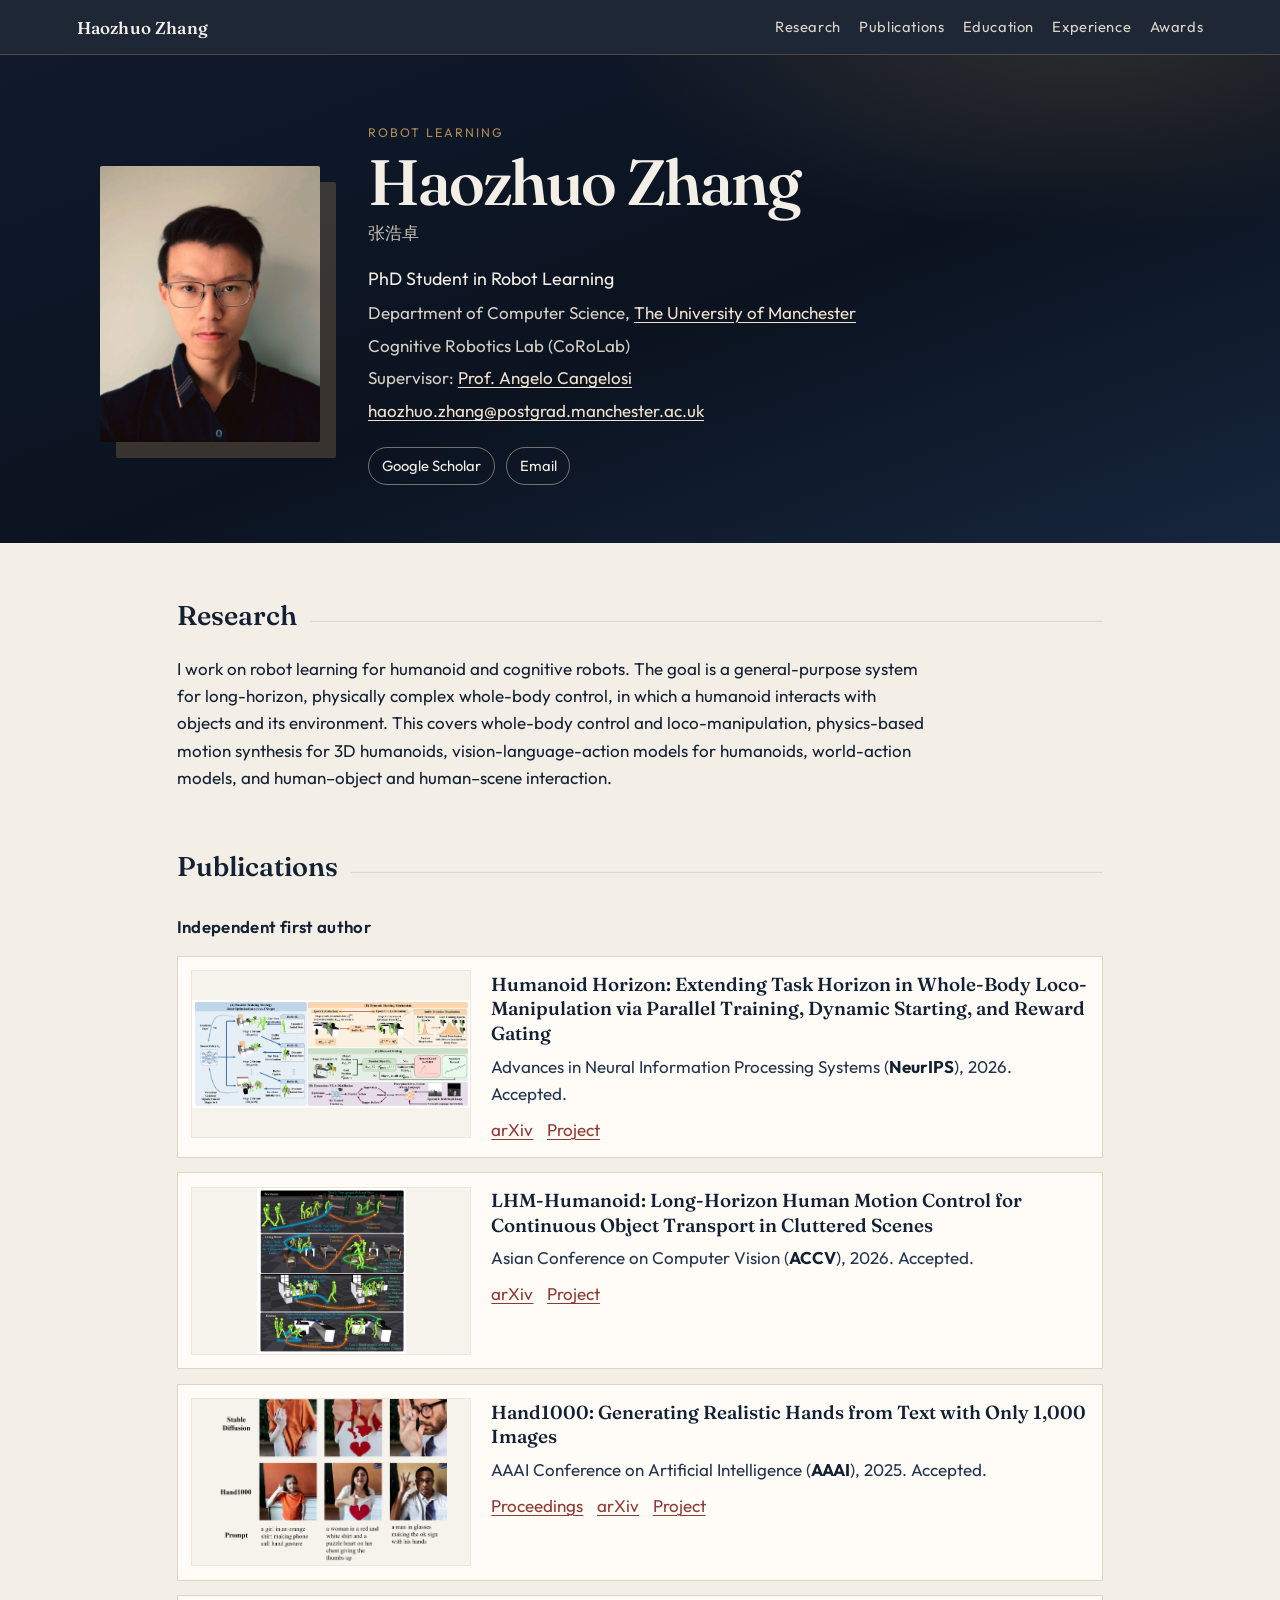
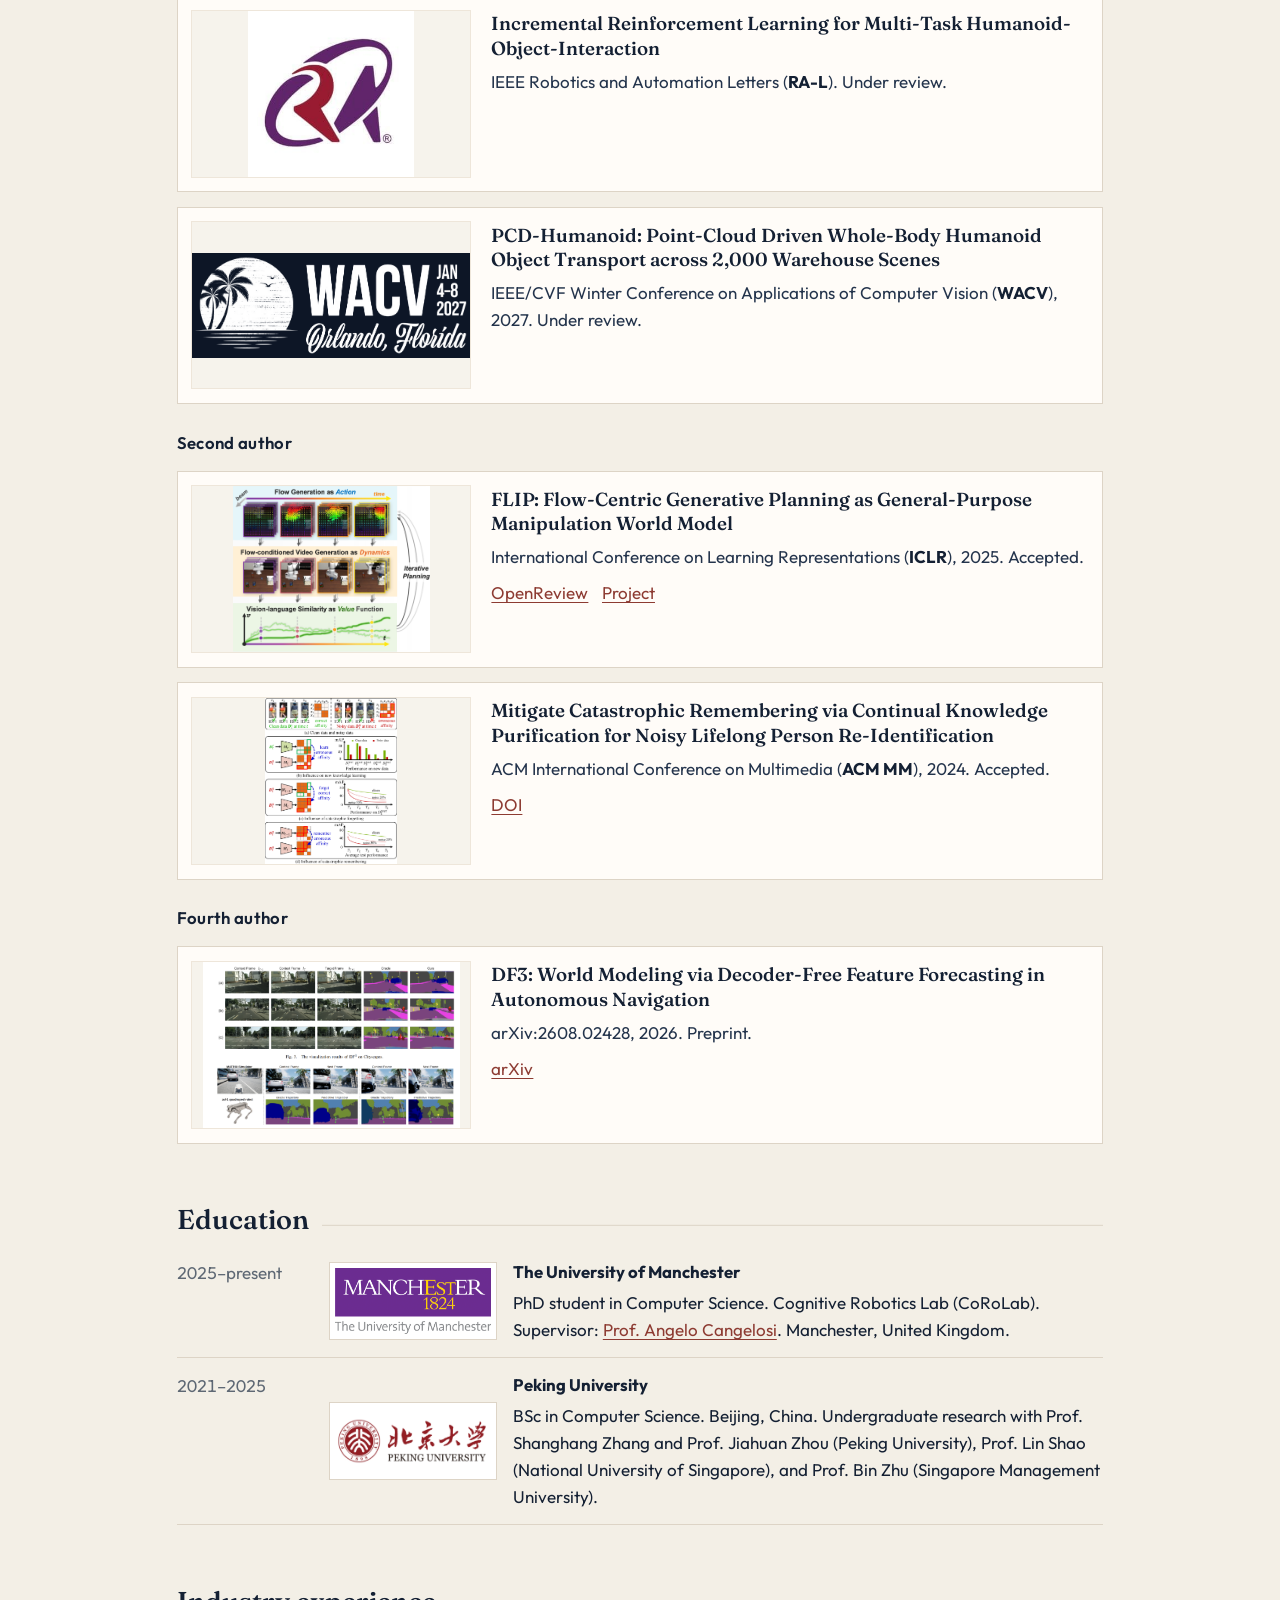
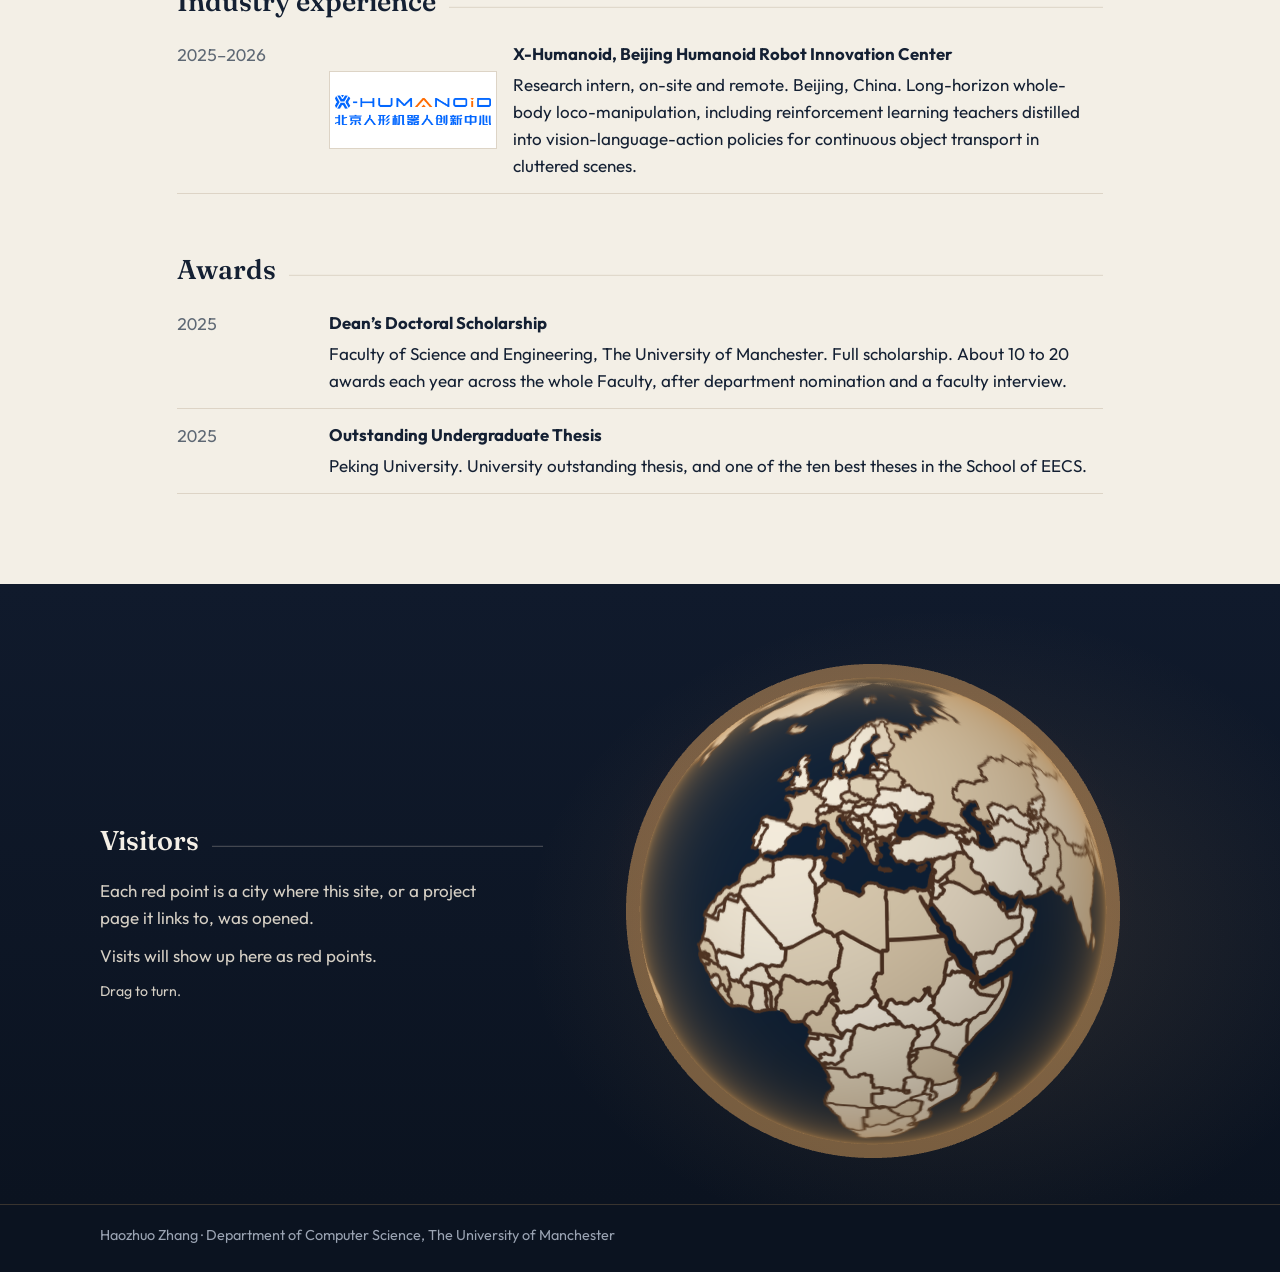
<file: index.html>
<!DOCTYPE html>
<html lang="en">
<head>
  <meta charset="utf-8">
  <meta name="viewport" content="width=device-width, initial-scale=1">
  <title>Haozhuo Zhang</title>
  <meta name="author" content="Haozhuo Zhang">
  <meta name="description" content="Haozhuo Zhang, PhD student in robot learning at The University of Manchester. Whole-body humanoid control, loco-manipulation, and vision-language-action models.">
  <link rel="icon" href="./imgs/ai.png">
  <link rel="preconnect" href="https://fonts.googleapis.com">
  <link rel="preconnect" href="https://fonts.gstatic.com" crossorigin>
  <link href="https://fonts.googleapis.com/css2?family=Fraunces:opsz,wght@9..144,500;9..144,560&family=Outfit:wght@400;500;600&display=swap" rel="stylesheet">
  <link rel="stylesheet" href="./assets/site.css?v=5">
  <script async src="https://www.googletagmanager.com/gtag/js?id=G-YSZZ3RE93M"></script>
  <script>
    window.dataLayer = window.dataLayer || [];
    function gtag(){dataLayer.push(arguments);}
    gtag('js', new Date());
    gtag('config', 'G-YSZZ3RE93M');
  </script>
</head>
<body>
  <nav class="nav">
    <a class="nav-name" href="#top">Haozhuo Zhang</a>
    <div class="nav-links">
      <a href="#research">Research</a>
      <a href="#publications">Publications</a>
      <a href="#education">Education</a>
      <a href="#experience">Experience</a>
      <a href="#awards">Awards</a>
    </div>
  </nav>

  <header class="hero" id="top">
    <div class="hero-grid">
      <img class="portrait" src="./imgs/profile.jpg" alt="Portrait of Haozhuo Zhang">
      <div>
        <p class="kicker">Robot learning</p>
        <h1>Haozhuo Zhang</h1>
        <p class="cn">张浩卓</p>
        <p class="role">PhD Student in Robot Learning</p>
        <p class="meta">Department of Computer Science, <a href="https://www.manchester.ac.uk/">The University of Manchester</a></p>
        <p class="meta">Cognitive Robotics Lab (CoRoLab)</p>
        <p class="meta">Supervisor: <a href="https://research.manchester.ac.uk/en/persons/angelo.cangelosi/">Prof. Angelo Cangelosi</a></p>
        <p class="meta"><a href="mailto:haozhuo.zhang@postgrad.manchester.ac.uk">haozhuo.zhang@postgrad.manchester.ac.uk</a></p>
        <div class="hero-links">
          <a href="https://scholar.google.com/citations?user=9s4BCK8AAAAJ">Google Scholar</a>
          <a href="mailto:haozhuo.zhang@postgrad.manchester.ac.uk">Email</a>
        </div>
      </div>
    </div>
  </header>

  <main>
    <section id="research">
      <h2 class="section-label">Research</h2>
      <p class="prose">I work on robot learning for humanoid and cognitive robots. The goal is a general-purpose system for long-horizon, physically complex whole-body control, in which a humanoid interacts with objects and its environment. This covers whole-body control and loco-manipulation, physics-based motion synthesis for 3D humanoids, vision-language-action models for humanoids, world-action models, and human–object and human–scene interaction.</p>
    </section>

    <section id="publications">
      <h2 class="section-label">Publications</h2>

      <h3 class="role-head">Independent first author</h3>

      <article class="paper">
        <img src="./imgs/humanoid-horizon.png" alt="Diagram of Humanoid Horizon: parallel training, dynamic starting, and reward gating.">
        <div>
          <h3>Humanoid Horizon: Extending Task Horizon in Whole-Body Loco-Manipulation via Parallel Training, Dynamic Starting, and Reward Gating</h3>
          <p class="venue">Advances in Neural Information Processing Systems (<strong>NeurIPS</strong>), 2026. Accepted.</p>
          <p class="links"><a href="https://arxiv.org/abs/2610.08320">arXiv</a><a href="https://haozhuo-zhang.github.io/Humanoid-Horizon-project-page/">Project</a></p>
        </div>
      </article>

      <article class="paper">
        <img src="./imgs/lhm-humanoid.png" alt="Figure from LHM-Humanoid on long-horizon object transport.">
        <div>
          <h3>LHM-Humanoid: Long-Horizon Human Motion Control for Continuous Object Transport in Cluttered Scenes</h3>
          <p class="venue">Asian Conference on Computer Vision (<strong>ACCV</strong>), 2026. Accepted.</p>
          <p class="links"><a href="https://arxiv.org/abs/2508.16943">arXiv</a><a href="https://haozhuo-zhang.github.io/LHM-Humanoid">Project</a></p>
        </div>
      </article>

      <article class="paper">
        <img src="./imgs/hand1000.png" alt="Examples of hands generated by Hand1000.">
        <div>
          <h3>Hand1000: Generating Realistic Hands from Text with Only 1,000 Images</h3>
          <p class="venue">AAAI Conference on Artificial Intelligence (<strong>AAAI</strong>), 2025. Accepted.</p>
          <p class="links"><a href="https://ojs.aaai.org/index.php/AAAI/article/view/33074">Proceedings</a><a href="https://arxiv.org/abs/2408.15461">arXiv</a><a href="https://haozhuo-zhang.github.io/Hand1000-project-page/">Project</a></p>
        </div>
      </article>

      <article class="paper">
        <a href="https://www.ieee-ras.org/publications/ra-l/"><img src="./imgs/ra-l.jpg" alt="IEEE Robotics and Automation Society emblem."></a>
        <div>
          <h3>Incremental Reinforcement Learning for Multi-Task Humanoid-Object-Interaction</h3>
          <p class="venue">IEEE Robotics and Automation Letters (<strong>RA-L</strong>). Under review.</p>
        </div>
      </article>

      <article class="paper">
        <a href="https://wacv.thecvf.com/"><img src="./imgs/wacv.png" alt="WACV 2027 logo."></a>
        <div>
          <h3>PCD-Humanoid: Point-Cloud Driven Whole-Body Humanoid Object Transport across 2,000 Warehouse Scenes</h3>
          <p class="venue">IEEE/CVF Winter Conference on Applications of Computer Vision (<strong>WACV</strong>), 2027. Under review.</p>
        </div>
      </article>

      <h3 class="role-head">Second author</h3>

      <article class="paper">
        <img src="./imgs/flip.png" alt="Figure from FLIP, a flow-centric manipulation world model.">
        <div>
          <h3>FLIP: Flow-Centric Generative Planning as General-Purpose Manipulation World Model</h3>
          <p class="venue">International Conference on Learning Representations (<strong>ICLR</strong>), 2025. Accepted.</p>
          <p class="links"><a href="https://openreview.net/forum?id=B2N0nCVC91">OpenReview</a><a href="https://nus-lins-lab.github.io/flipweb/">Project</a></p>
        </div>
      </article>

      <article class="paper">
        <img src="./imgs/reid.png" alt="Figure from the continual person re-identification paper.">
        <div>
          <h3>Mitigate Catastrophic Remembering via Continual Knowledge Purification for Noisy Lifelong Person Re-Identification</h3>
          <p class="venue">ACM International Conference on Multimedia (<strong>ACM MM</strong>), 2024. Accepted.</p>
          <p class="links"><a href="https://doi.org/10.1145/3664647.3681235">DOI</a></p>
        </div>
      </article>

      <h3 class="role-head">Fourth author</h3>

      <article class="paper">
        <img src="./imgs/df3.png" alt="Figure from DF3 on decoder-free feature forecasting.">
        <div>
          <h3>DF3: World Modeling via Decoder-Free Feature Forecasting in Autonomous Navigation</h3>
          <p class="venue">arXiv:2608.02428, 2026. Preprint.</p>
          <p class="links"><a href="https://arxiv.org/abs/2608.02428">arXiv</a></p>
        </div>
      </article>
    </section>

    <section id="education">
      <h2 class="section-label">Education</h2>
      <div class="rows">
        <div class="row">
          <div class="when">2025–present</div>
          <div class="org">
            <img src="./imgs/UOM.png" alt="The University of Manchester">
            <div>
              <h3>The University of Manchester</h3>
              <p>PhD student in Computer Science. Cognitive Robotics Lab (CoRoLab). Supervisor: <a href="https://research.manchester.ac.uk/en/persons/angelo.cangelosi/">Prof. Angelo Cangelosi</a>. Manchester, United Kingdom.</p>
            </div>
          </div>
        </div>
        <div class="row">
          <div class="when">2021–2025</div>
          <div class="org">
            <img src="./imgs/pku.png" alt="Peking University">
            <div>
              <h3>Peking University</h3>
              <p>BSc in Computer Science. Beijing, China. Undergraduate research with Prof. Shanghang Zhang and Prof. Jiahuan Zhou (Peking University), Prof. Lin Shao (National University of Singapore), and Prof. Bin Zhu (Singapore Management University).</p>
            </div>
          </div>
        </div>
      </div>
    </section>

    <section id="experience">
      <h2 class="section-label">Industry experience</h2>
      <div class="rows">
        <div class="row">
          <div class="when">2025–2026</div>
          <div class="org">
            <img src="./imgs/x-humanoid.png" alt="X-Humanoid">
            <div>
            <h3>X-Humanoid, Beijing Humanoid Robot Innovation Center</h3>
            <p>Research intern, on-site and remote. Beijing, China. Long-horizon whole-body loco-manipulation, including reinforcement learning teachers distilled into vision-language-action policies for continuous object transport in cluttered scenes.</p>
            </div>
          </div>
        </div>
      </div>
    </section>

    <section id="awards">
      <h2 class="section-label">Awards</h2>
      <div class="rows">
        <div class="row">
          <div class="when">2025</div>
          <div>
            <h3>Dean’s Doctoral Scholarship</h3>
            <p>Faculty of Science and Engineering, The University of Manchester. Full scholarship. About 10 to 20 awards each year across the whole Faculty, after department nomination and a faculty interview.</p>
          </div>
        </div>
        <div class="row">
          <div class="when">2025</div>
          <div>
            <h3>Outstanding Undergraduate Thesis</h3>
            <p>Peking University. University outstanding thesis, and one of the ten best theses in the School of EECS.</p>
          </div>
        </div>
      </div>
    </section>
  </main>

  <section class="globe-section" aria-labelledby="globe-title">
    <div class="globe-inner">
      <div class="globe-copy">
        <h2 class="section-label" id="globe-title">Visitors</h2>
        <p>Each red point is a city where this site, or a project page it links to, was opened.</p>
        <p class="globe-stat" id="globe-stat">Gathering the map…</p>
        <p class="globe-hint">Drag to turn.</p>
      </div>
      <div class="globe-stage">
        <canvas id="visitor-globe" aria-label="Globe of cities that opened this site"></canvas>
      </div>
    </div>
  </section>

  <footer>
    <p>Haozhuo Zhang · Department of Computer Science, The University of Manchester</p>
  </footer>
  <script src="./assets/visit.js?v=2" defer></script>
  <script type="module" src="./assets/globe.js?v=17"></script>
</body>
</html>
</file>
<file: assets/site.css>
:root {
  --ink: #142033;
  --ink-soft: #24344c;
  --bg: #f3efe6;
  --paper: #fffcf8;
  --line: #ddd4c6;
  --muted: #5e6874;
  --accent: #8d3b32;
  --gold: #b08958;
  --hero: #0d1626;
  --hero-text: #f4efe6;
  --max: 1080px;
  --serif: "Fraunces", "Iowan Old Style", Palatino, serif;
  --sans: "Outfit", "Avenir Next", "Segoe UI", sans-serif;
}

* { box-sizing: border-box; }
html { scroll-behavior: smooth; }
body {
  margin: 0;
  background: var(--bg);
  color: var(--ink);
  font-family: var(--sans);
  font-size: 17px;
  line-height: 1.6;
}
img { max-width: 100%; display: block; }
a { color: var(--accent); text-decoration-thickness: 1px; text-underline-offset: 0.18em; }
a:hover { color: #5e241e; }

.nav {
  position: sticky;
  top: 0;
  z-index: 20;
  display: flex;
  justify-content: space-between;
  align-items: center;
  gap: 1rem;
  padding: 0.85rem 6vw;
  background: rgba(13, 22, 38, 0.92);
  backdrop-filter: blur(12px);
  color: var(--hero-text);
  border-bottom: 1px solid rgba(176, 137, 88, 0.35);
}
.nav-name {
  color: var(--hero-text);
  text-decoration: none;
  font-family: var(--serif);
  font-weight: 560;
  letter-spacing: 0.01em;
  flex: 0 0 auto;
  white-space: nowrap;
}
.nav-links { display: flex; gap: 1.15rem; flex-wrap: wrap; }
.nav-links a {
  color: #d9d3c8;
  text-decoration: none;
  font-size: 0.92rem;
  letter-spacing: 0.04em;
}
.nav-links a:hover { color: #fff; }

.hero {
  background:
    radial-gradient(900px 420px at 85% -10%, rgba(176, 137, 88, 0.22), transparent 55%),
    linear-gradient(160deg, #101a2c 0%, #0b1320 55%, #16263d 100%);
  color: var(--hero-text);
  padding: 4.2rem 6vw 3.6rem;
}
.hero-grid {
  max-width: var(--max);
  margin: 0 auto;
  display: grid;
  grid-template-columns: 220px 1fr;
  gap: 3rem;
  align-items: center;
}
.portrait {
  width: 220px;
  height: 276px;
  object-fit: cover;
  object-position: center 18%;
  border-radius: 2px;
  box-shadow: 16px 16px 0 rgba(176, 137, 88, 0.28);
}
.kicker {
  margin: 0 0 0.6rem;
  color: var(--gold);
  letter-spacing: 0.16em;
  text-transform: uppercase;
  font-size: 0.78rem;
}
h1 {
  margin: 0;
  font-family: var(--serif);
  font-weight: 560;
  font-size: clamp(2.6rem, 5vw, 4.4rem);
  line-height: 0.95;
  letter-spacing: -0.03em;
}
.cn { margin: 0.45rem 0 0; color: #c8c0b4; font-size: 1.05rem; }
.role { margin: 1.1rem 0 0; font-size: 1.12rem; }
.meta { margin: 0.35rem 0 0; color: #d5cfc4; overflow-wrap: anywhere; }
.meta a { color: #f0e2cc; }
.hero-links { display: flex; gap: 0.7rem; margin-top: 1.4rem; flex-wrap: wrap; }
.hero-links a {
  color: var(--hero-text);
  text-decoration: none;
  border: 1px solid rgba(240, 226, 204, 0.45);
  padding: 0.4rem 0.8rem;
  border-radius: 999px;
  font-size: 0.92rem;
}
.hero-links a:hover { background: rgba(255, 255, 255, 0.08); color: #fff; }

main { max-width: var(--max); margin: 0 auto; padding: 3.2rem 6vw 2.2rem; }
section { margin-bottom: 3.4rem; }
.section-label {
  display: flex;
  align-items: baseline;
  gap: 0.8rem;
  margin: 0 0 1.1rem;
  font-family: var(--serif);
  font-size: 1.7rem;
  font-weight: 560;
}
.section-label::after {
  content: "";
  flex: 1;
  height: 1px;
  background: var(--line);
  transform: translateY(-0.2rem);
}
.prose { max-width: 68ch; margin: 0; }

.role-head {
  margin: 1.6rem 0 0.9rem;
  font-size: 1.05rem;
  font-weight: 600;
  letter-spacing: 0.02em;
}

.paper {
  display: grid;
  grid-template-columns: minmax(0, 280px) minmax(0, 1fr);
  gap: 1.25rem;
  background: var(--paper);
  border: 1px solid var(--line);
  padding: 0.85rem;
  margin: 0 0 0.9rem;
  min-width: 0;
}
.paper > a { display: block; min-width: 0; }
.paper img {
  width: 100%;
  height: 168px;
  object-fit: contain;
  background: #f6f3ec;
  border: 1px solid #eee6da;
}
.paper h3 {
  margin: 0.15rem 0 0.4rem;
  font-family: var(--serif);
  font-size: 1.18rem;
  font-weight: 560;
  line-height: 1.3;
}
.venue { margin: 0; color: var(--ink-soft); }
.venue strong { color: var(--ink); }
.links { margin: 0.55rem 0 0; display: flex; gap: 0.85rem; }

.rows { display: grid; gap: 0.85rem; }
.row {
  display: grid;
  grid-template-columns: 8.5rem 1fr;
  gap: 1rem;
  padding-bottom: 0.85rem;
  border-bottom: 1px solid var(--line);
}
.when { color: var(--muted); font-variant-numeric: tabular-nums; }
.row h3 { margin: 0 0 0.2rem; font-size: 1.05rem; }
.row p { margin: 0; }
.org {
  display: grid;
  grid-template-columns: 168px minmax(0, 1fr);
  gap: 1rem;
  align-items: center;
  min-width: 0;
}
.org img {
  width: 168px;
  height: 78px;
  object-fit: contain;
  background: #fff;
  border: 1px solid var(--line);
  padding: 0.3rem;
}

.globe-section {
  margin-bottom: 0;
  background:
    radial-gradient(680px 520px at 74% 56%, rgba(176, 137, 88, 0.18), transparent 62%),
    radial-gradient(420px 340px at 68% 48%, rgba(168, 42, 32, 0.14), transparent 64%),
    linear-gradient(180deg, #101a2c 0%, #0b1320 100%);
  color: var(--hero-text);
  padding: 3.6rem 6vw 1.4rem;
}
.globe-inner {
  max-width: var(--max);
  margin: 0 auto;
  display: grid;
  grid-template-columns: minmax(0, 0.78fr) minmax(280px, 1.08fr);
  gap: 0.5rem 1.5rem;
  align-items: center;
}
.globe-section .section-label { color: var(--hero-text); margin-bottom: 0.85rem; }
.globe-section .section-label::after { background: rgba(221, 212, 198, 0.32); }
.globe-copy p {
  margin: 0.7rem 0 0;
  max-width: 38ch;
  color: #d5cfc4;
}
.globe-stat {
  color: #f0e2cc;
  font-variant-numeric: tabular-nums;
}
.globe-hint { color: #9aa3b2; font-size: 0.88rem; }
.globe-stage {
  position: relative;
  width: min(540px, 100%);
  margin-inline: auto;
  aspect-ratio: 1;
}
.globe-stage::before {
  content: "";
  position: absolute;
  inset: 10%;
  border-radius: 50%;
  background: radial-gradient(circle, rgba(176, 137, 88, 0.28), transparent 68%);
  filter: blur(10px);
  pointer-events: none;
}
.globe-stage canvas {
  position: relative;
  width: 100%;
  height: 100%;
  display: block;
  cursor: grab;
  opacity: 0;
  touch-action: none;
  transition: opacity 0.9s ease;
  outline: none;
}
.globe-stage canvas.is-ready { opacity: 1; }
.globe-stage canvas.is-dragging { cursor: grabbing; }
.globe-stage canvas:focus-visible {
  outline: 1px solid rgba(240, 226, 204, 0.7);
  outline-offset: 4px;
}

footer {
  border-top: 1px solid var(--line);
  padding: 1.2rem 6vw 1.6rem;
  color: var(--muted);
  font-size: 0.9rem;
}
.globe-section + footer {
  background: #0b1320;
  border-top-color: rgba(176, 137, 88, 0.28);
  color: #9aa3b2;
}
footer p { max-width: var(--max); margin: 0 auto; }

@media (prefers-reduced-motion: reduce) {
  .globe-stage canvas { transition: none; }
}

@media (max-width: 800px) {
  .hero { padding: 2.4rem 1.15rem 2.2rem; }
  .hero-grid, .row { grid-template-columns: minmax(0, 1fr); }
  .paper { grid-template-columns: minmax(0, 1fr); }
  .portrait { width: min(220px, 70vw); height: auto; aspect-ratio: 4 / 5; }
  .nav {
    flex-direction: column;
    align-items: flex-start;
    gap: 0.45rem;
    padding: 0.75rem 1.15rem;
  }
  main, footer, .globe-section { padding-inline: 1.15rem; }
  .globe-section { padding-top: 2.4rem; padding-bottom: 0.4rem; }
  .globe-inner { grid-template-columns: minmax(0, 1fr); }
  .globe-copy p { max-width: 62ch; }
  .when { margin-bottom: -0.15rem; }
  .org { grid-template-columns: minmax(0, 1fr); }
  .org img { width: min(220px, 100%); }
}
</file>
